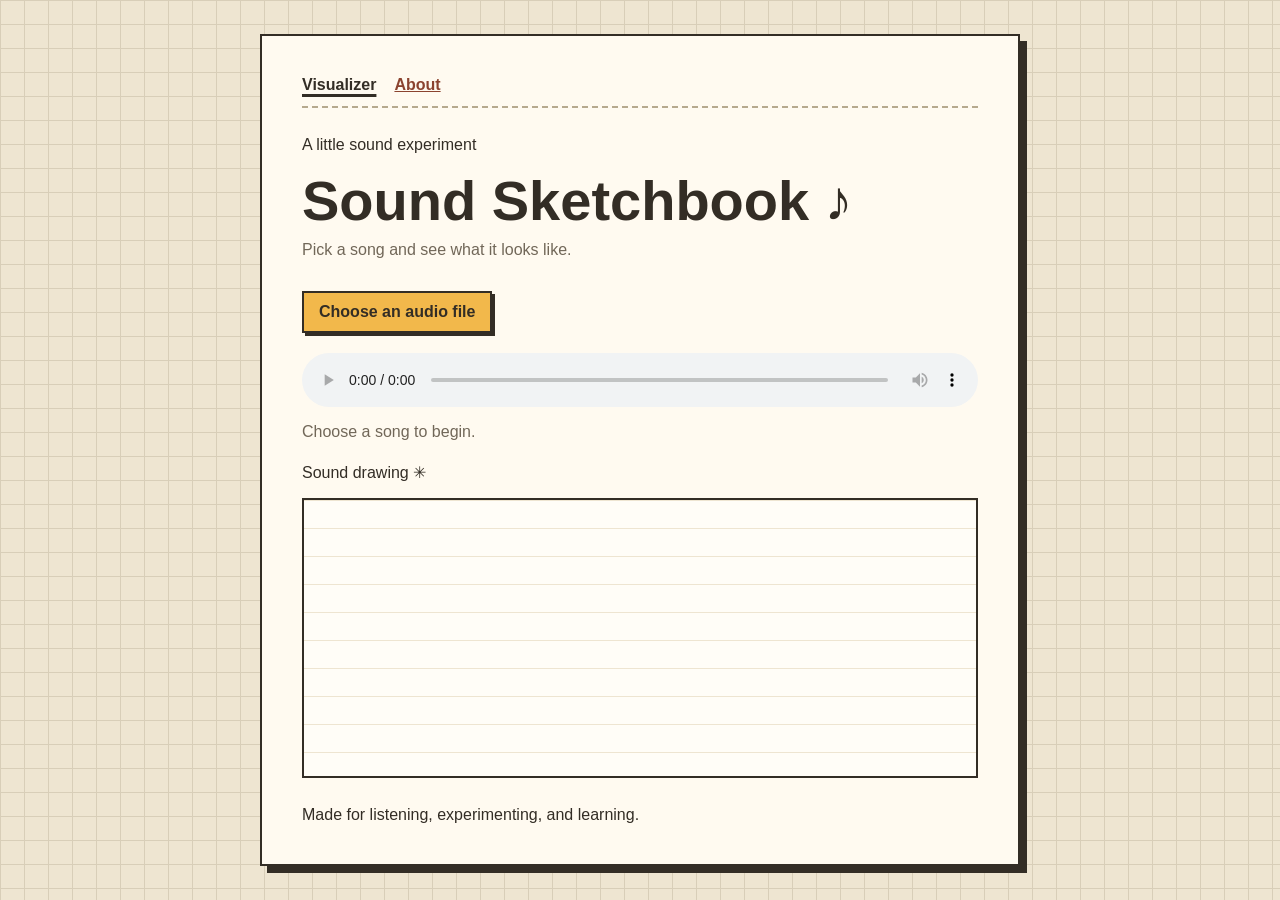
<file: index.html>
<!DOCTYPE html>
<html lang="en">
<head>
    <meta charset="UTF-8">
    <meta name="viewport" content="width=device-width, initial-scale=1.0">
    <title>Sound Sketchbook</title>
    <link rel="stylesheet" href="css/style.css">
    <script type="module" src="js/main.js" defer></script>
</head>
<body>
    <main class="player">
        <nav class="site-nav" aria-label="Main navigation">
            <a href="index.html" aria-current="page">Visualizer</a>
            <a href="about.html">About</a>
        </nav>
        <p class="eyebrow">A little sound experiment</p>
        <h1>Sound Sketchbook <span aria-hidden="true">♪</span></h1>
        <p class="subtitle">Pick a song and see what it looks like.</p>

        <label class="file-picker" for="audio-file">Choose an audio file</label>
        <input id="audio-file" type="file" accept="audio/*">

        <audio id="audio-player" controls hidden></audio>
        <p id="status" role="status">Choose a song to begin.</p>

        <section class="visualizer-section" aria-label="Music visualizer">
            <p class="section-label">Sound drawing <span aria-hidden="true">✳</span></p>
            <canvas id="visualizer" aria-label="Bars showing the song's frequencies"></canvas>
        </section>

        <footer>Made for listening, experimenting, and learning.</footer>
    </main>
</body>
</html>
</file>
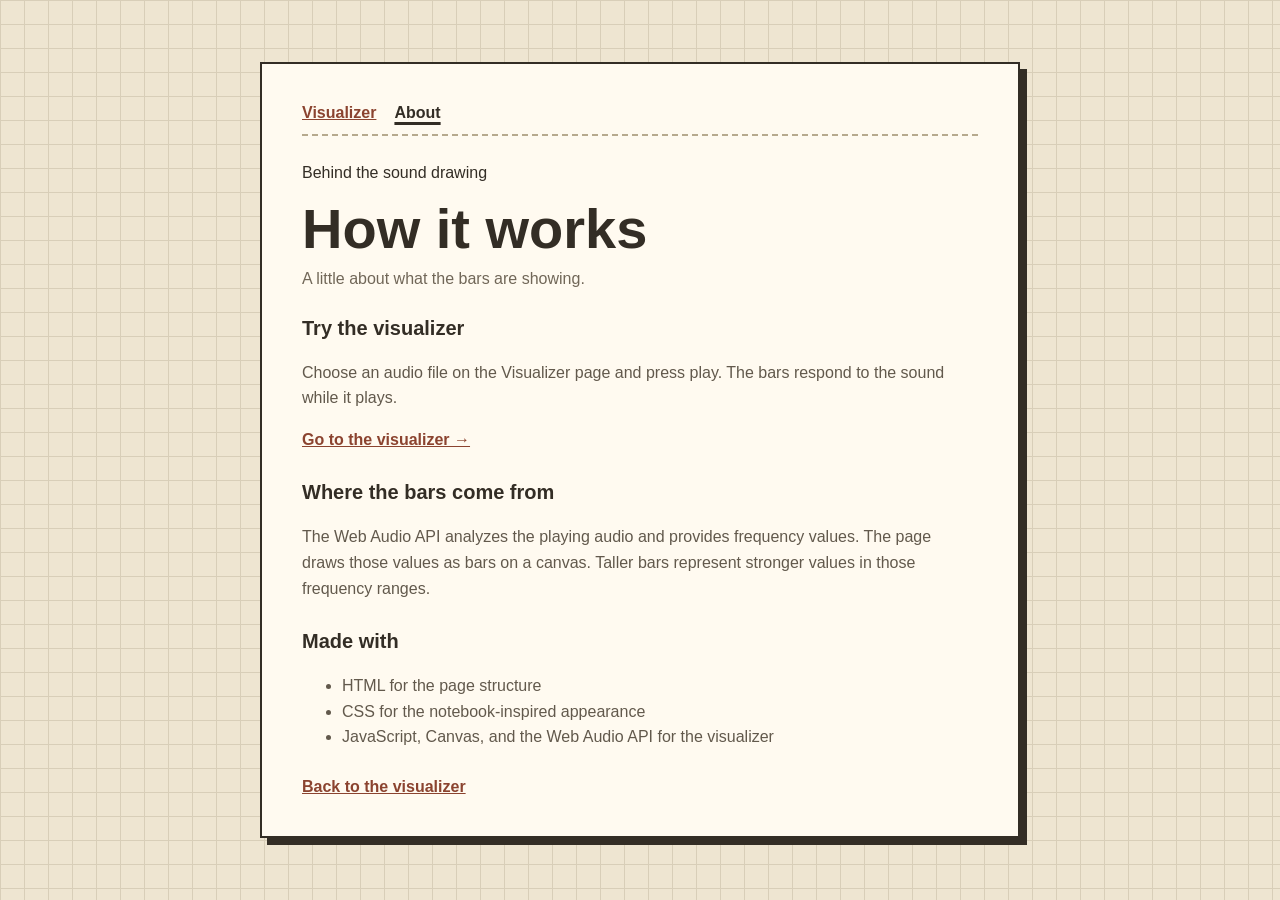
<file: about.html>
<!DOCTYPE html>
<html lang="en">
<head>
    <meta charset="UTF-8">
    <meta name="viewport" content="width=device-width, initial-scale=1.0">
    <title>About - Sound Sketchbook</title>
    <link rel="stylesheet" href="css/style.css">
</head>
<body>
    <main class="player">
        <nav class="site-nav" aria-label="Main navigation">
            <a href="index.html">Visualizer</a>
            <a href="about.html" aria-current="page">About</a>
        </nav>

        <p class="eyebrow">Behind the sound drawing</p>
        <h1>How it works</h1>
        <p class="subtitle">A little about what the bars are showing.</p>

        <section class="about-section">
            <h2>Try the visualizer</h2>
            <p>
                Choose an audio file on the Visualizer page and press play.
                The bars respond to the sound while it plays.
            </p>
            <p><a href="index.html">Go to the visualizer →</a></p>
        </section>

        <section class="about-section">
            <h2>Where the bars come from</h2>
            <p>
                The Web Audio API analyzes the playing audio and provides
                frequency values. The page draws those values as bars on a
                canvas. Taller bars represent stronger values in those
                frequency ranges.
            </p>
        </section>

        <section class="about-section">
            <h2>Made with</h2>
            <ul>
                <li>HTML for the page structure</li>
                <li>CSS for the notebook-inspired appearance</li>
                <li>JavaScript, Canvas, and the Web Audio API for the visualizer</li>
            </ul>
        </section>

        <footer>
            <a href="index.html">Back to the visualizer</a>
        </footer>
    </main>
</body>
</html>
</file>
<file: css/style.css>
* {
    box-sizing: border-box;
}

body {
    min-height: 100vh;
    margin: 0;
    padding: 32px 16px;
    display: grid;
    place-items: center;
    color: #332d25;
    background-color: #eee5d1;
    background-image:
        linear-gradient(#d8ceb8 1px, transparent 1px),
        linear-gradient(90deg, #d8ceb8 1px, transparent 1px);
    background-size: 24px 24px;
    font-family: "Trebuchet MS", Arial, sans-serif;
}

.player {
    width: min(760px, 100%);
    padding: clamp(22px, 5vw, 40px);
    border: 2px solid #332d25;
    background: #fffaf0;
    box-shadow: 7px 7px 0 #332d25;
}

h1 {
    margin: 0;
    color: #332d25;
    font-size: clamp(2rem, 7vw, 3.5rem);
    line-height: 1.1;
}

.subtitle {
    margin: 10px 0 24px;
    color: #716758;
}

.file-picker {
    display: inline-block;
    margin: 8px 0 12px;
    padding: 10px 15px;
    border: 2px solid #332d25;
    background: #f2b84b;
    color: #332d25;
    font-weight: 700;
    cursor: pointer;
    box-shadow: 3px 3px 0 #332d25;
}

.file-picker:hover {
    background: #f7ca72;
}

#audio-file {
    position: absolute;
    width: 1px;
    height: 1px;
    overflow: hidden;
    clip: rect(0, 0, 0, 0);
}

#audio-player {
    display: block;
    width: 100%;
    margin: 8px 0 12px;
}

#status {
    min-height: 24px;
    color: #716758;
    overflow-wrap: anywhere;
}

#visualizer {
    display: block;
    width: 100%;
    height: 280px;
    border: 2px solid #332d25;
    background-color: #fffdf7;
    background-image: linear-gradient(#eee5d1 1px, transparent 1px);
    background-size: 100% 28px;
}

@media (max-width: 480px) {
    body {
        padding: 18px 12px;
    }

    #visualizer {
        height: 220px;
    }
}

.site-nav {
    display: flex;
    gap:18px;
    margin-bottom: 28px;
    padding-bottom: 12px;
    border-bottom: 2px dashed #b6a98d;
}

.site-nav a,
.about-section a,
footer a {
    color: #8b432f;
    font-weight: 700;
}

.site-nav a[aria-current="page"] {
    color: #332d25;
    text-decoration-thickness: 3px;
    text-underline-offset: 4px;
}

.about-section {
    margin-top: 24px;
    line-height: 1.6;
}

.about-section h2 {
    margin-bottom: 8px;
    font-size:1.25rem;
}

.about-section p,
.about-section ul {
    color: #62594c;
}

footer {
    margin-top: 28px;
}
</file>
